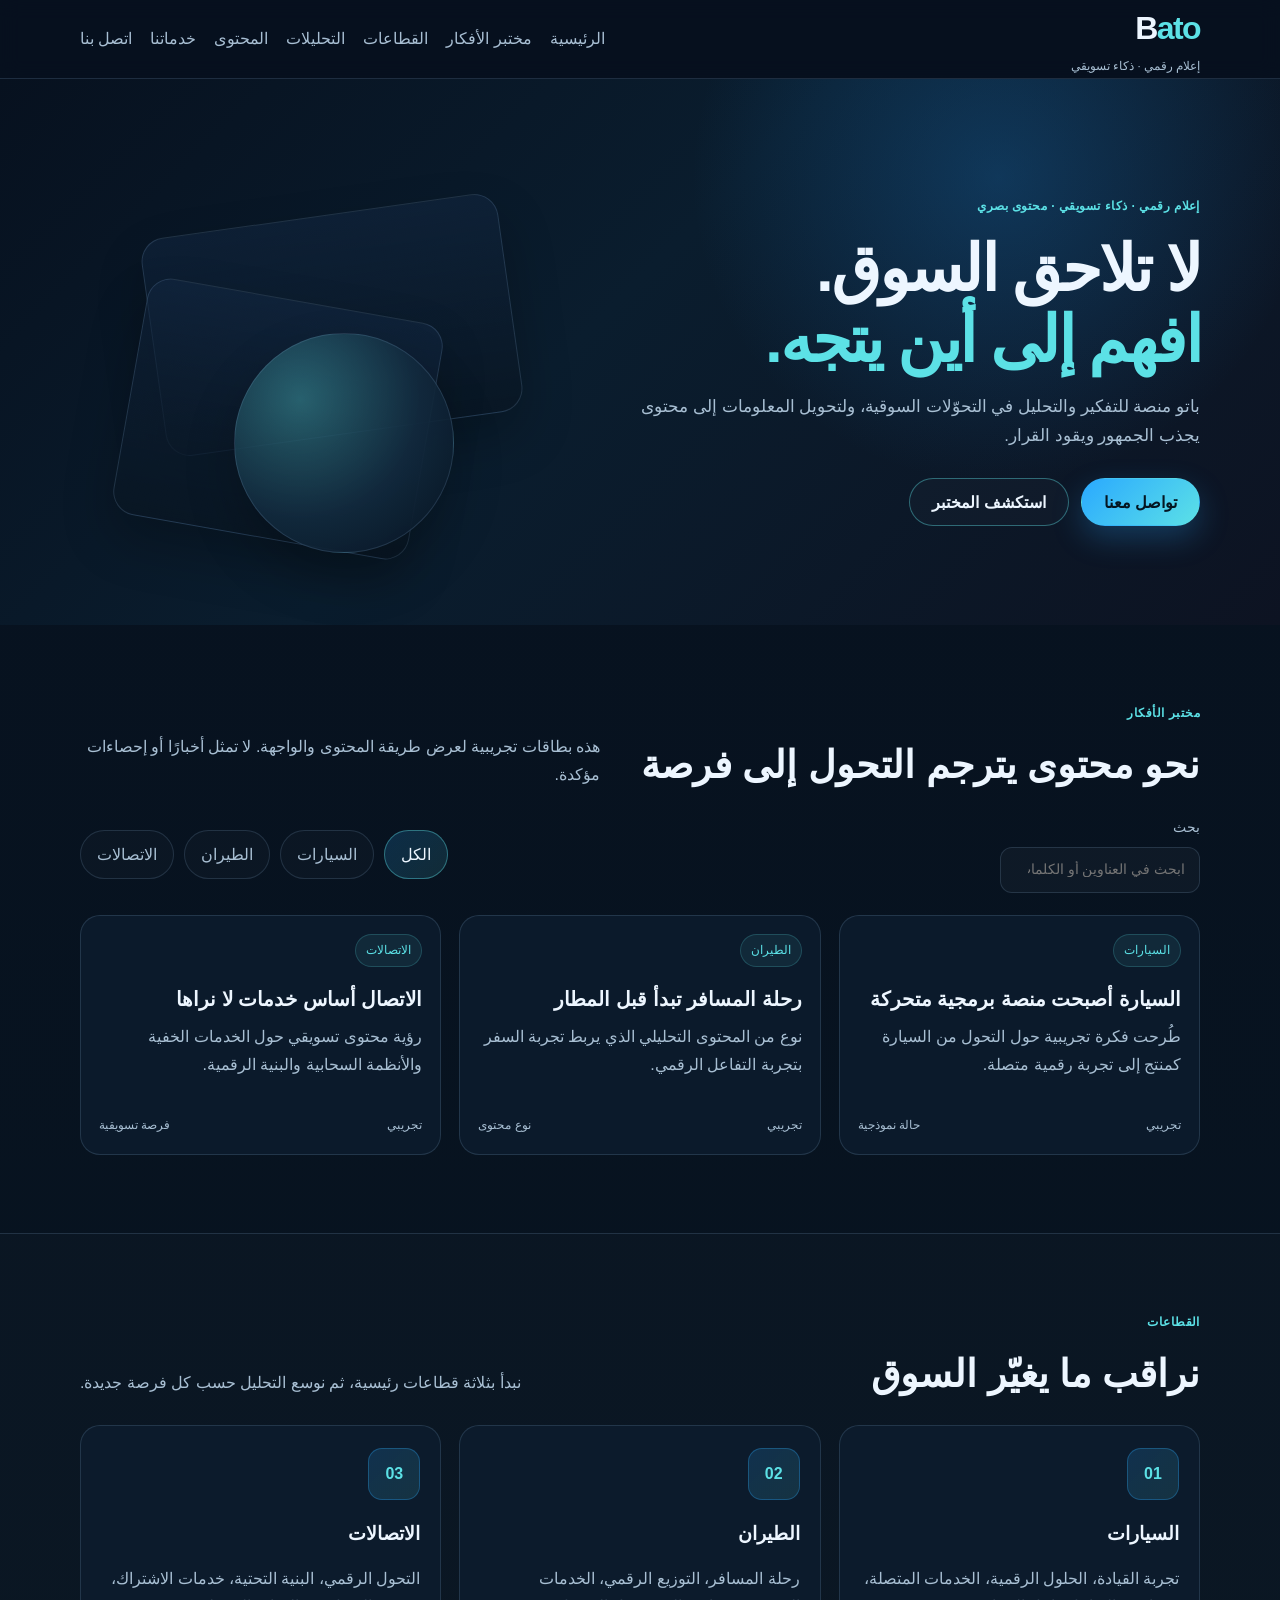
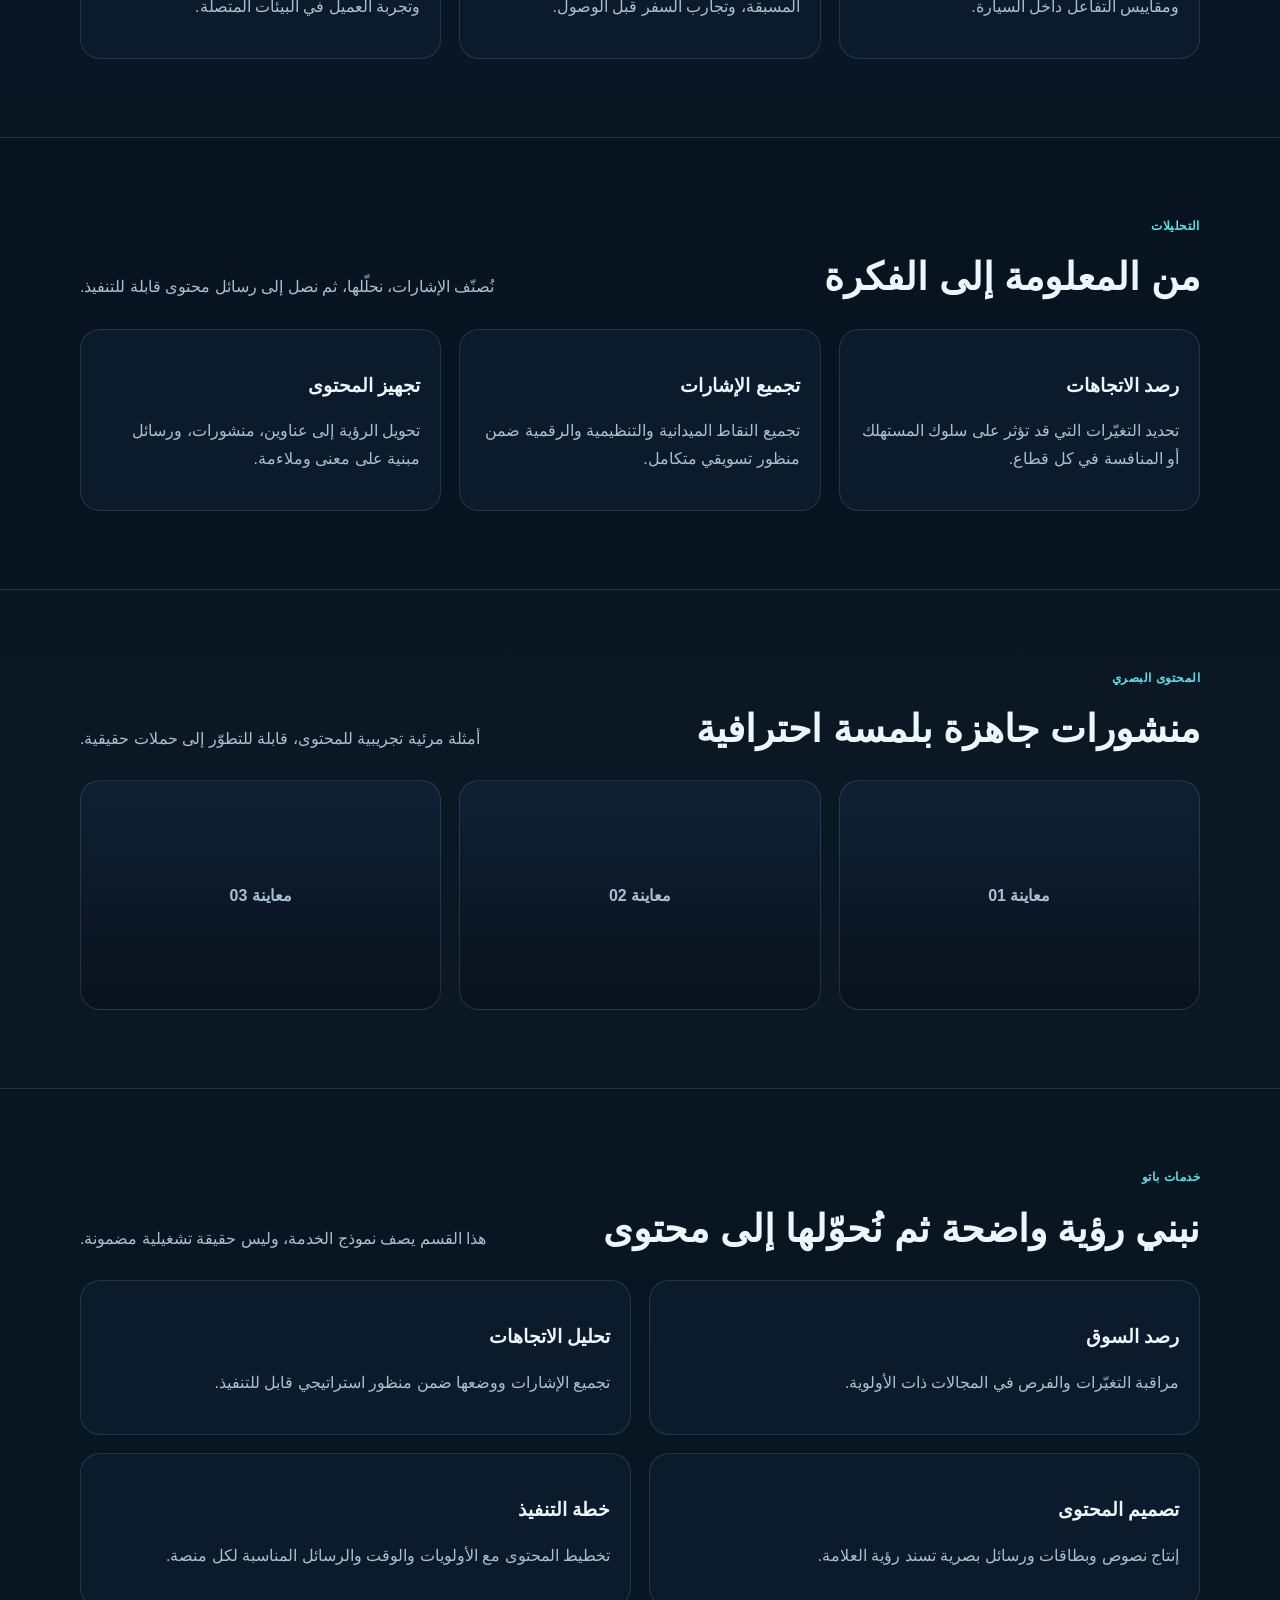
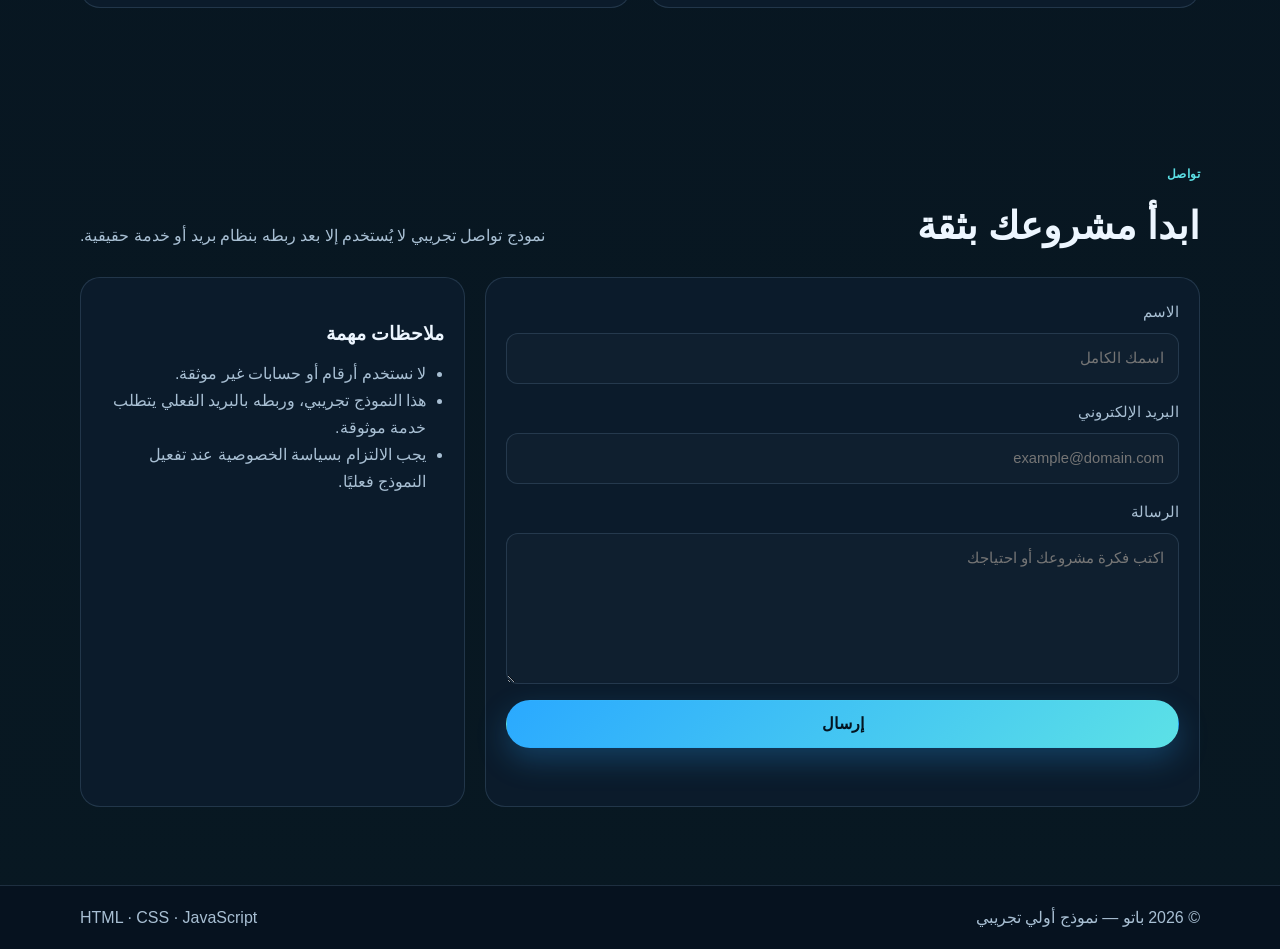
<file: index.html>
<!doctype html>
<html lang="ar" dir="rtl">
  <head>
    <meta charset="utf-8">
    <meta name="viewport" content="width=device-width, initial-scale=1">
    <meta name="description" content="باتو — إعلام رقمي وذكاء تسويقي" />
    <title>باتو | لا تلاحق السوق. افهم إلى أين يتجه.</title>
    <link rel="stylesheet" href="styles.css">
  </head>
  <body>
    <header class="site-header">
      <div class="wrap header-row">
        <a href="#home" class="brand" aria-label="الصفحة الرئيسية">
          <span class="brand-main">B<span>ato</span></span>
          <span class="brand-sub">إعلام رقمي · ذكاء تسويقي</span>
        </a>

        <button id="menu-toggle" class="menu-toggle" aria-expanded="false" aria-controls="nav" type="button">
          ☰
        </button>

        <nav id="nav" class="nav" aria-label="قائمة الموقع">
          <a href="#home">الرئيسية</a>
          <a href="#news">مختبر الأفكار</a>
          <a href="#sectors">القطاعات</a>
          <a href="#analysis">التحليلات</a>
          <a href="#media">المحتوى</a>
          <a href="#services">خدماتنا</a>
          <a href="#contact">اتصل بنا</a>
        </nav>
      </div>
    </header>

    <main id="home">
      <section class="hero">
        <div class="wrap hero-grid">
          <div class="hero-copy">
            <p class="eyebrow">إعلام رقمي · ذكاء تسويقي · محتوى بصري</p>
            <h1>لا تلاحق السوق.<br><span>افهم إلى أين يتجه.</span></h1>
            <p class="lead">
              باتو منصة للتفكير والتحليل في التحوّلات السوقية، ولتحويل المعلومات إلى محتوى يجذب الجمهور ويقود القرار.
            </p>
            <div class="hero-actions">
              <a href="#contact" class="btn btn-primary">تواصل معنا</a>
              <a href="#news" class="btn btn-secondary">استكشف المختبر</a>
            </div>
          </div>

          <div class="hero-visual" aria-label="تمثيل بصري للمنصة">
            <div class="visual-card visual-one"></div>
            <div class="visual-card visual-two"></div>
            <div class="visual-card visual-three"></div>
          </div>
        </div>
      </section>

      <section id="news" class="section">
        <div class="wrap">
          <div class="section-head">
            <div>
              <p class="section-kicker">مختبر الأفكار</p>
              <h2>نحو محتوى يترجم التحول إلى فرصة</h2>
            </div>
            <p class="section-copy">هذه بطاقات تجريبية لعرض طريقة المحتوى والواجهة. لا تمثل أخبارًا أو إحصاءات مؤكدة.</p>
          </div>

          <div class="toolbar">
            <label class="search-box" aria-label="بحث في المحتوى">
              <span>بحث</span>
              <input id="search" type="search" placeholder="ابحث في العناوين أو الكلمات">
            </label>

            <div class="filter-group" aria-label="مرشحات القطاعات">
              <button class="filter active" type="button" data-filter="الكل">الكل</button>
              <button class="filter" type="button" data-filter="السيارات">السيارات</button>
              <button class="filter" type="button" data-filter="الطيران">الطيران</button>
              <button class="filter" type="button" data-filter="الاتصالات">الاتصالات</button>
            </div>
          </div>

          <div class="story-grid" id="storyGrid">
            <article class="story" data-category="السيارات" data-title="السيارة أصبحت منصة برمجية متحركة">
              <span class="tag">السيارات</span>
              <h3>السيارة أصبحت منصة برمجية متحركة</h3>
              <p>طُرحت فكرة تجريبية حول التحول من السيارة كمنتج إلى تجربة رقمية متصلة.</p>
              <div class="story-meta"><span>تجريبي</span><span>حالة نموذجية</span></div>
            </article>

            <article class="story" data-category="الطيران" data-title="رحلة المسافر تبدأ قبل المطار">
              <span class="tag">الطيران</span>
              <h3>رحلة المسافر تبدأ قبل المطار</h3>
              <p>نوع من المحتوى التحليلي الذي يربط تجربة السفر بتجربة التفاعل الرقمي.</p>
              <div class="story-meta"><span>تجريبي</span><span>نوع محتوى</span></div>
            </article>

            <article class="story" data-category="الاتصالات" data-title="الاتصال أساس خدمات لا نراها">
              <span class="tag">الاتصالات</span>
              <h3>الاتصال أساس خدمات لا نراها</h3>
              <p>رؤية محتوى تسويقي حول الخدمات الخفية والأنظمة السحابية والبنية الرقمية.</p>
              <div class="story-meta"><span>تجريبي</span><span>فرصة تسويقية</span></div>
            </article>
          </div>
        </div>
      </section>

      <section id="sectors" class="section alt-section">
        <div class="wrap">
          <div class="section-head">
            <div>
              <p class="section-kicker">القطاعات</p>
              <h2>نراقب ما يغيّر السوق</h2>
            </div>
            <p class="section-copy">نبدأ بثلاثة قطاعات رئيسية، ثم نوسع التحليل حسب كل فرصة جديدة.</p>
          </div>

          <div class="sector-grid">
            <article class="sector-card">
              <div class="icon">01</div>
              <h3>السيارات</h3>
              <p>تجربة القيادة، الحلول الرقمية، الخدمات المتصلة، ومقاييس التفاعل داخل السيارة.</p>
            </article>

            <article class="sector-card">
              <div class="icon">02</div>
              <h3>الطيران</h3>
              <p>رحلة المسافر، التوزيع الرقمي، الخدمات المسبقة، وتجارب السفر قبل الوصول.</p>
            </article>

            <article class="sector-card">
              <div class="icon">03</div>
              <h3>الاتصالات</h3>
              <p>التحول الرقمي، البنية التحتية، خدمات الاشتراك، وتجربة العميل في البيئات المتصلة.</p>
            </article>
          </div>
        </div>
      </section>

      <section id="analysis" class="section">
        <div class="wrap">
          <div class="section-head">
            <div>
              <p class="section-kicker">التحليلات</p>
              <h2>من المعلومة إلى الفكرة</h2>
            </div>
            <p class="section-copy">نُصنّف الإشارات، نحلّلها، ثم نصل إلى رسائل محتوى قابلة للتنفيذ.</p>
          </div>

          <div class="analysis-grid">
            <div class="analysis-box">
              <h3>رصد الاتجاهات</h3>
              <p>تحديد التغيّرات التي قد تؤثر على سلوك المستهلك أو المنافسة في كل قطاع.</p>
            </div>
            <div class="analysis-box">
              <h3>تجميع الإشارات</h3>
              <p>تجميع النقاط الميدانية والتنظيمية والرقمية ضمن منظور تسويقي متكامل.</p>
            </div>
            <div class="analysis-box">
              <h3>تجهيز المحتوى</h3>
              <p>تحويل الرؤية إلى عناوين، منشورات، ورسائل مبنية على معنى وملاءمة.</p>
            </div>
          </div>
        </div>
      </section>

      <section id="media" class="section alt-section">
        <div class="wrap">
          <div class="section-head">
            <div>
              <p class="section-kicker">المحتوى البصري</p>
              <h2>منشورات جاهزة بلمسة احترافية</h2>
            </div>
            <p class="section-copy">أمثلة مرئية تجريبية للمحتوى، قابلة للتطوّر إلى حملات حقيقية.</p>
          </div>

          <div class="media-grid">
            <div class="media-card"><span>معاينة 01</span></div>
            <div class="media-card"><span>معاينة 02</span></div>
            <div class="media-card"><span>معاينة 03</span></div>
          </div>
        </div>
      </section>

      <section id="services" class="section">
        <div class="wrap">
          <div class="section-head">
            <div>
              <p class="section-kicker">خدمات باتو</p>
              <h2>نبني رؤية واضحة ثم نُحوّلها إلى محتوى</h2>
            </div>
            <p class="section-copy">هذا القسم يصف نموذج الخدمة، وليس حقيقة تشغيلية مضمونة.</p>
          </div>

          <div class="service-list">
            <div class="service-item">
              <h3>رصد السوق</h3>
              <p>مراقبة التغيّرات والفرص في المجالات ذات الأولوية.</p>
            </div>
            <div class="service-item">
              <h3>تحليل الاتجاهات</h3>
              <p>تجميع الإشارات ووضعها ضمن منظور استراتيجي قابل للتنفيذ.</p>
            </div>
            <div class="service-item">
              <h3>تصميم المحتوى</h3>
              <p>إنتاج نصوص وبطاقات ورسائل بصرية تسند رؤية العلامة.</p>
            </div>
            <div class="service-item">
              <h3>خطة التنفيذ</h3>
              <p>تخطيط المحتوى مع الأولويات والوقت والرسائل المناسبة لكل منصة.</p>
            </div>
          </div>
        </div>
      </section>

      <section id="contact" class="section contact-section">
        <div class="wrap">
          <div class="section-head">
            <div>
              <p class="section-kicker">تواصل</p>
              <h2>ابدأ مشروعك بثقة</h2>
            </div>
            <p class="section-copy">نموذج تواصل تجريبي لا يُستخدم إلا بعد ربطه بنظام بريد أو خدمة حقيقية.</p>
          </div>

          <div class="contact-grid">
            <form id="contactForm" class="contact-form" novalidate>
              <label>
                الاسم
                <input type="text" name="name" placeholder="اسمك الكامل" required>
              </label>
              <label>
                البريد الإلكتروني
                <input type="email" name="email" placeholder="example@domain.com" required>
              </label>
              <label>
                الرسالة
                <textarea name="message" rows="5" placeholder="اكتب فكرة مشروعك أو احتياجك"></textarea>
              </label>
              <button type="submit" class="btn btn-primary">إرسال</button>
              <p id="formStatus" class="form-status" aria-live="polite"></p>
            </form>

            <div class="contact-note">
              <h3>ملاحظات مهمة</h3>
              <ul>
                <li>لا نستخدم أرقام أو حسابات غير موثقة.</li>
                <li>هذا النموذج تجريبي، وربطه بالبريد الفعلي يتطلب خدمة موثوقة.</li>
                <li>يجب الالتزام بسياسة الخصوصية عند تفعيل النموذج فعليًا.</li>
              </ul>
            </div>
          </div>
        </div>
      </section>
    </main>

    <footer class="site-footer">
      <div class="wrap footer-row">
        <span>© <span id="year"></span> باتو — نموذج أولي تجريبي</span>
        <span>HTML · CSS · JavaScript</span>
      </div>
    </footer>

    <script src="script.js"></script>
  </body>
</html>
</file>
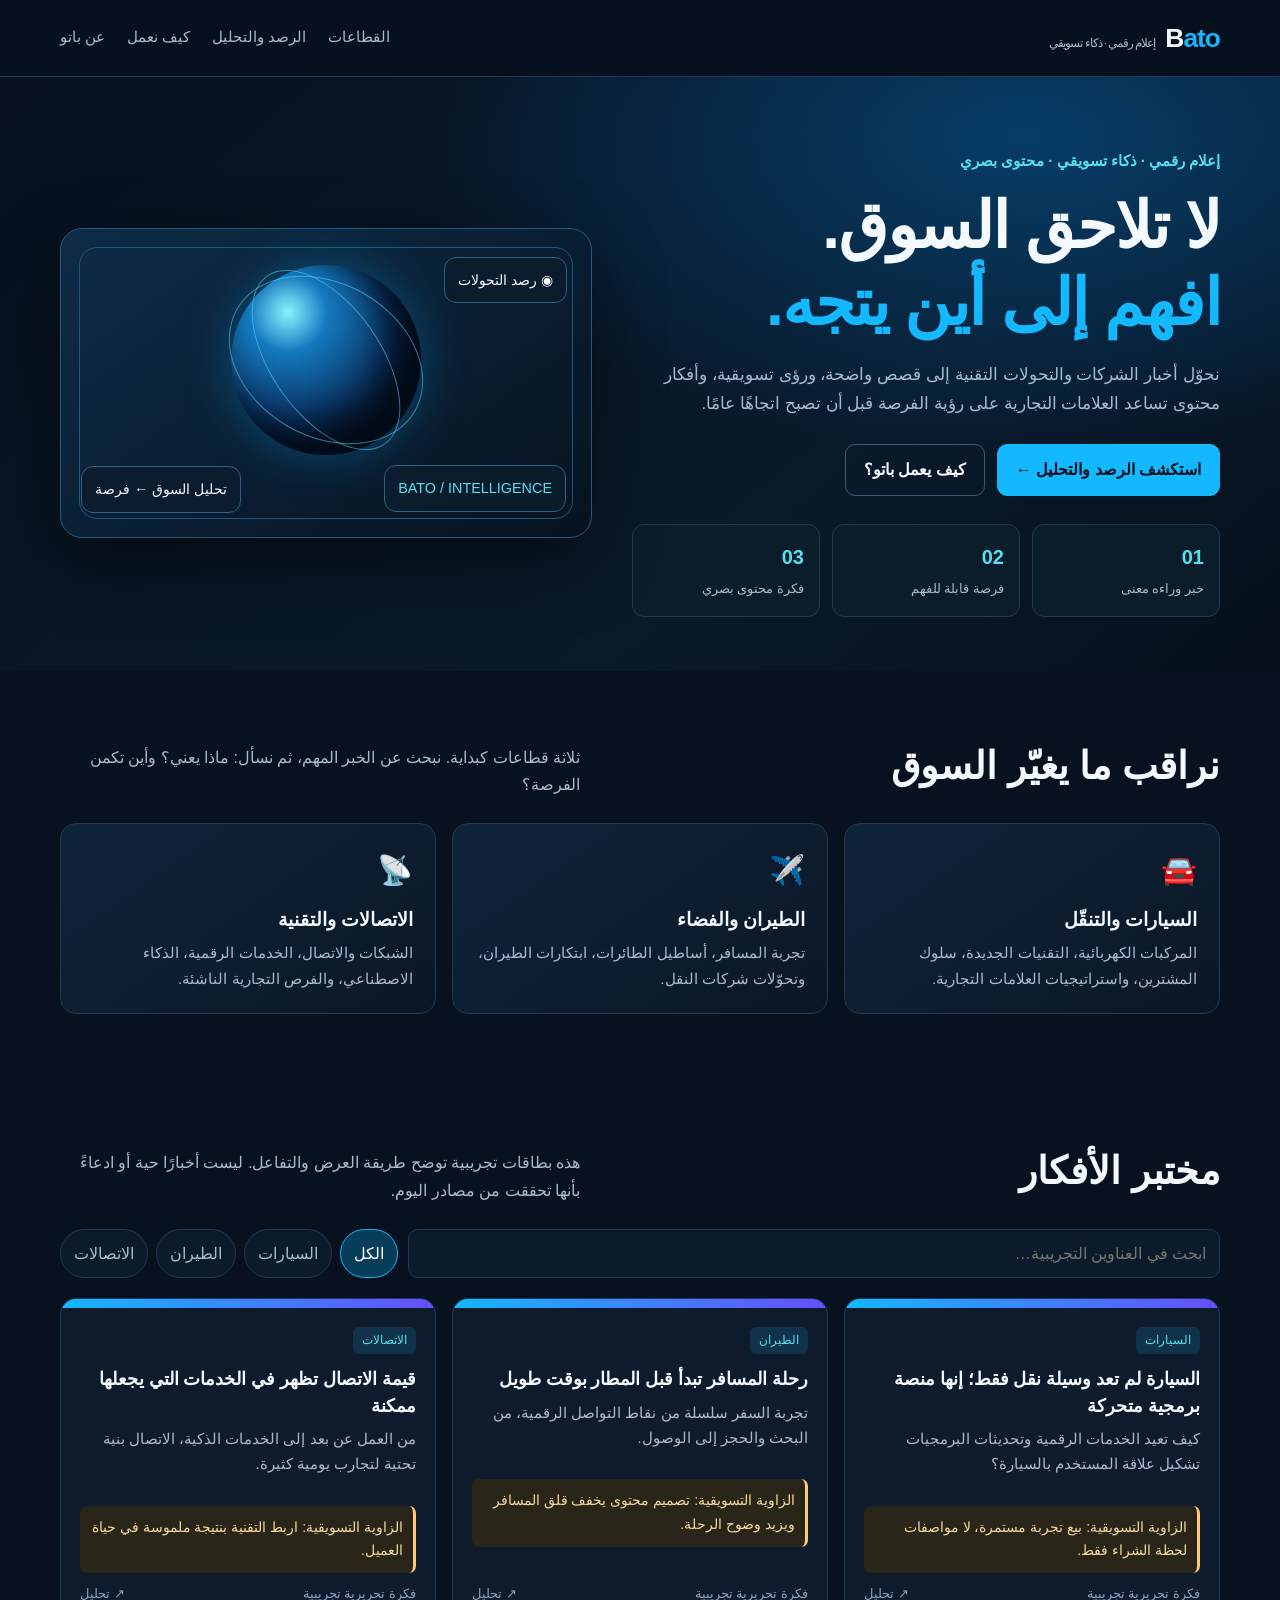
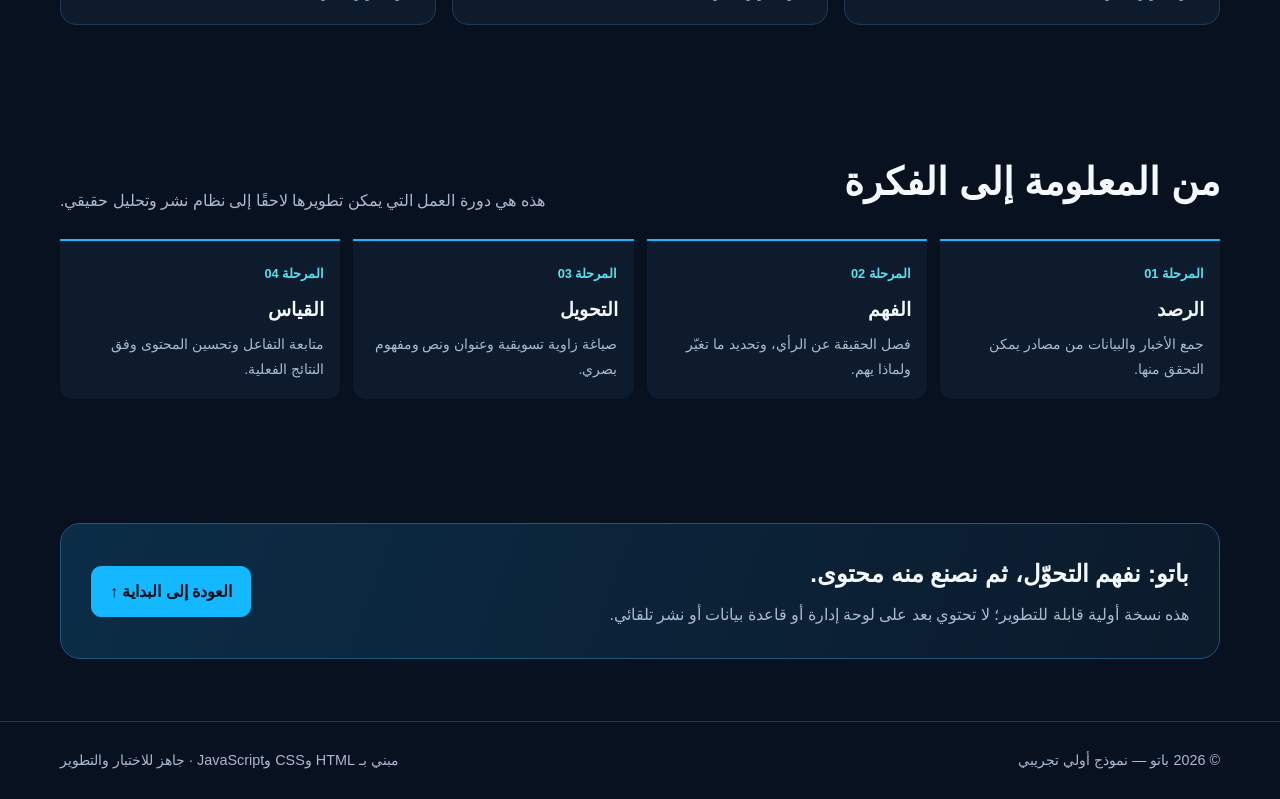
<file: index-1.html>
<!doctype html>
<html lang="ar" dir="rtl">
<head>
<meta charset="utf-8">
<meta name="viewport" content="width=device-width,initial-scale=1">
<meta name="description" content="باتو — إعلام رقمي، ذكاء تسويقي، محتوى بصري">
<title>باتو | إعلام رقمي وذكاء تسويقي</title>
<style>
:root{--bg:#07111f;--panel:#0d1b2d;--panel2:#10243a;--ink:#f4f8ff;--muted:#a8bad0;--blue:#13b8ff;--cyan:#56e0ee;--line:#203a55;--gold:#ffca75}
*{box-sizing:border-box}html{scroll-behavior:smooth}body{margin:0;background:var(--bg);color:var(--ink);font-family:Tahoma,Arial,sans-serif;line-height:1.7}a{color:inherit;text-decoration:none}button,input{font:inherit}.wrap{width:min(1160px,92%);margin:auto}
header{position:sticky;top:0;z-index:5;background:#07111feF;border-bottom:1px solid var(--line);backdrop-filter:blur(12px)}.nav{height:76px;display:flex;align-items:center;justify-content:space-between;gap:20px}.brand{font-size:1.65rem;font-weight:900;letter-spacing:-1px}.brand b{color:var(--blue)}.navlinks{display:flex;gap:22px;color:var(--muted);font-size:.93rem}.navlinks a:hover{color:var(--cyan)}.menu{display:none;background:transparent;border:1px solid var(--line);color:white;border-radius:10px;padding:7px 11px}
.hero{padding:72px 0 54px;background:radial-gradient(ellipse at 80% 10%,#073d68 0,transparent 42%),linear-gradient(140deg,#07111f,#091a2b 65%,#06101c);overflow:hidden}.hero-grid{display:grid;grid-template-columns:1.05fr .95fr;align-items:center;gap:40px}.eyebrow{color:var(--cyan);font-weight:bold;font-size:.92rem}.hero h1{font-size:clamp(2.25rem,5vw,4.3rem);line-height:1.2;margin:14px 0 18px;letter-spacing:-1.5px}.hero h1 span{color:var(--blue)}.hero p{color:var(--muted);font-size:1.08rem;max-width:610px}.actions{display:flex;gap:12px;flex-wrap:wrap;margin-top:26px}.btn{border:1px solid var(--blue);background:var(--blue);color:#03101d;padding:11px 18px;border-radius:10px;font-weight:bold;cursor:pointer}.btn.secondary{background:transparent;color:var(--ink);border-color:#3c5a78}.hero-art{min-height:310px;position:relative;border:1px solid #235a80;border-radius:22px;background:linear-gradient(145deg,#0e2c47,#07121f);padding:24px;box-shadow:0 25px 70px #0007}.orbit{position:absolute;inset:18px;border:1px solid #1b5a7c;border-radius:18px}.globe{position:relative;margin:12px auto;width:190px;height:190px;border-radius:50%;background:radial-gradient(circle at 30% 25%,#8cf2ff,#147ac0 20%,#092f5c 55%,#061324 72%);box-shadow:0 0 50px #08aaff55,inset -25px -20px 35px #020b18}.globe:before,.globe:after{content:"";position:absolute;inset:18px -8px;border:1px solid #58d9ff88;border-radius:50%;transform:rotate(30deg)}.globe:after{inset:-8px 40px;transform:rotate(-35deg)}.art-label{position:absolute;background:#0a1c2deF;border:1px solid #2b6383;border-radius:12px;padding:10px 13px;font-size:.9rem}.art-label.one{top:28px;right:24px}.art-label.two{bottom:24px;left:20px}.art-label.three{bottom:25px;right:25px;color:var(--cyan)}
.stats{display:grid;grid-template-columns:repeat(3,1fr);gap:12px;margin-top:28px}.stat{padding:15px;background:#0b1c2b;border:1px solid var(--line);border-radius:12px}.stat strong{display:block;color:var(--cyan);font-size:1.25rem}.stat small{color:var(--muted)}
section{padding:62px 0}.section-head{display:flex;align-items:end;justify-content:space-between;gap:20px;margin-bottom:25px}.section-head h2{font-size:clamp(1.6rem,3vw,2.4rem);margin:0}.section-head p{margin:0;color:var(--muted);max-width:520px}.categories{display:grid;grid-template-columns:repeat(3,1fr);gap:16px}.category{padding:22px;border-radius:16px;border:1px solid var(--line);background:linear-gradient(145deg,#10243a,#0a1726);transition:.2s}.category:hover{transform:translateY(-4px);border-color:#2186b6}.emoji{font-size:1.8rem}.category h3{margin:9px 0 4px}.category p{margin:0;color:var(--muted);font-size:.95rem}.news-tools{display:flex;gap:10px;flex-wrap:wrap;margin-bottom:20px}.news-tools input{flex:1;min-width:190px;background:#0b1b2b;color:white;border:1px solid var(--line);border-radius:10px;padding:10px 13px}.filters{display:flex;gap:8px;flex-wrap:wrap}.filter{background:#0b1b2b;border:1px solid var(--line);color:var(--muted);padding:8px 13px;border-radius:999px;cursor:pointer}.filter.active,.filter:hover{background:#073c5a;color:#fff;border-color:var(--blue)}.news{display:grid;grid-template-columns:repeat(3,1fr);gap:16px}.story{border:1px solid var(--line);border-radius:16px;overflow:hidden;background:var(--panel);display:flex;flex-direction:column}.story-top{height:9px;background:linear-gradient(90deg,var(--blue),#674eff)}.story-body{padding:19px;display:flex;flex-direction:column;flex:1}.tag{align-self:flex-start;color:var(--cyan);background:#10334b;padding:3px 9px;border-radius:6px;font-size:.78rem}.story h3{font-size:1.1rem;line-height:1.5;margin:12px 0 8px}.story p{color:var(--muted);font-size:.93rem;margin:0 0 16px}.story-foot{display:flex;justify-content:space-between;align-items:center;margin-top:auto;padding-top:10px;color:#88a2bd;font-size:.8rem}.opportunity{margin-top:12px;padding:10px;border-right:3px solid var(--gold);background:#2a2519;color:#f8d99e;border-radius:7px;font-size:.88rem}.empty{color:var(--muted);grid-column:1/-1;padding:24px;text-align:center;border:1px dashed var(--line);border-radius:12px}
.process{display:grid;grid-template-columns:repeat(4,1fr);gap:13px}.step{border-top:2px solid var(--blue);padding:18px 16px;background:var(--panel);border-radius:0 0 13px 13px}.step span{color:var(--cyan);font-size:.8rem;font-weight:bold}.step h3{margin:7px 0}.step p{color:var(--muted);font-size:.9rem;margin:0}
.cta{background:linear-gradient(110deg,#0b2d47,#0b1a2b);border:1px solid #1e5878;border-radius:20px;padding:30px;display:flex;justify-content:space-between;align-items:center;gap:22px}.cta h2{margin:0 0 6px}.cta p{margin:0;color:var(--muted)}footer{padding:26px 0;border-top:1px solid var(--line);color:var(--muted);font-size:.9rem}.footer-row{display:flex;justify-content:space-between;gap:15px;flex-wrap:wrap}
@media(max-width:800px){.hero-grid{grid-template-columns:1fr}.hero{padding-top:45px}.hero-art{min-height:280px}.categories,.news{grid-template-columns:repeat(2,1fr)}.process{grid-template-columns:repeat(2,1fr)}.navlinks{display:none;position:absolute;top:75px;right:4%;left:4%;background:#0b1b2b;border:1px solid var(--line);padding:18px;border-radius:12px;flex-direction:column}.navlinks.open{display:flex}.menu{display:block}.section-head{align-items:start;flex-direction:column}.cta{align-items:start;flex-direction:column}}
@media(max-width:520px){.categories,.news,.process{grid-template-columns:1fr}.stats{grid-template-columns:1fr}.hero h1{font-size:2.4rem}.hero-art{min-height:260px;padding:12px}.globe{width:155px;height:155px}.art-label{font-size:.78rem}.cta{padding:23px}}
</style>
</head>
<body>
<header><div class="wrap nav"><a class="brand" href="#home">B<b>ato</b><span style="font-size:.72rem;color:#a8bad0;font-weight:400;margin-right:10px">إعلام رقمي · ذكاء تسويقي</span></a><nav class="navlinks" id="navlinks"><a href="#sectors">القطاعات</a><a href="#news">الرصد والتحليل</a><a href="#method">كيف نعمل</a><a href="#about">عن باتو</a></nav><button class="menu" id="menu" aria-label="فتح القائمة">☰</button></div></header>
<main id="home">
<section class="hero"><div class="wrap hero-grid"><div><div class="eyebrow">إعلام رقمي · ذكاء تسويقي · محتوى بصري</div><h1>لا تلاحق السوق.<br><span>افهم إلى أين يتجه.</span></h1><p>نحوّل أخبار الشركات والتحولات التقنية إلى قصص واضحة، ورؤى تسويقية، وأفكار محتوى تساعد العلامات التجارية على رؤية الفرصة قبل أن تصبح اتجاهًا عامًا.</p><div class="actions"><a class="btn" href="#news">استكشف الرصد والتحليل ←</a><a class="btn secondary" href="#method">كيف يعمل باتو؟</a></div><div class="stats"><div class="stat"><strong>01</strong><small>خبر وراءه معنى</small></div><div class="stat"><strong>02</strong><small>فرصة قابلة للفهم</small></div><div class="stat"><strong>03</strong><small>فكرة محتوى بصري</small></div></div></div><div class="hero-art" aria-label="رسم بصري يرمز إلى شبكة المعلومات"><div class="orbit"></div><div class="art-label one">◉ رصد التحولات</div><div class="globe"></div><div class="art-label two">تحليل السوق ← فرصة</div><div class="art-label three">BATO / INTELLIGENCE</div></div></div></section>
<section id="sectors"><div class="wrap"><div class="section-head"><h2>نراقب ما يغيّر السوق</h2><p>ثلاثة قطاعات كبداية. نبحث عن الخبر المهم، ثم نسأل: ماذا يعني؟ وأين تكمن الفرصة؟</p></div><div class="categories"><article class="category"><div class="emoji">🚘</div><h3>السيارات والتنقّل</h3><p>المركبات الكهربائية، التقنيات الجديدة، سلوك المشترين، واستراتيجيات العلامات التجارية.</p></article><article class="category"><div class="emoji">✈️</div><h3>الطيران والفضاء</h3><p>تجربة المسافر، أساطيل الطائرات، ابتكارات الطيران، وتحوّلات شركات النقل.</p></article><article class="category"><div class="emoji">📡</div><h3>الاتصالات والتقنية</h3><p>الشبكات والاتصال، الخدمات الرقمية، الذكاء الاصطناعي، والفرص التجارية الناشئة.</p></article></div></div></section>
<section id="news"><div class="wrap"><div class="section-head"><h2>مختبر الأفكار</h2><p>هذه بطاقات تجريبية توضح طريقة العرض والتفاعل. ليست أخبارًا حية أو ادعاءً بأنها تحققت من مصادر اليوم.</p></div><div class="news-tools"><input id="search" type="search" placeholder="ابحث في العناوين التجريبية…" aria-label="البحث في العناوين"><div class="filters" id="filters"><button class="filter active" data-filter="الكل">الكل</button><button class="filter" data-filter="السيارات">السيارات</button><button class="filter" data-filter="الطيران">الطيران</button><button class="filter" data-filter="الاتصالات">الاتصالات</button></div></div><div class="news" id="newsgrid">
<article class="story" data-category="السيارات" data-title="السيارة أصبحت منصة برمجية متحركة"><div class="story-top"></div><div class="story-body"><span class="tag">السيارات</span><h3>السيارة لم تعد وسيلة نقل فقط؛ إنها منصة برمجية متحركة</h3><p>كيف تعيد الخدمات الرقمية وتحديثات البرمجيات تشكيل علاقة المستخدم بالسيارة؟</p><div class="opportunity">الزاوية التسويقية: بيع تجربة مستمرة، لا مواصفات لحظة الشراء فقط.</div><div class="story-foot"><span>فكرة تحريرية تجريبية</span><span>↗ تحليل</span></div></div></article>
<article class="story" data-category="الطيران" data-title="رحلة المسافر تبدأ قبل المطار"><div class="story-top"></div><div class="story-body"><span class="tag">الطيران</span><h3>رحلة المسافر تبدأ قبل المطار بوقت طويل</h3><p>تجربة السفر سلسلة من نقاط التواصل الرقمية، من البحث والحجز إلى الوصول.</p><div class="opportunity">الزاوية التسويقية: تصميم محتوى يخفف قلق المسافر ويزيد وضوح الرحلة.</div><div class="story-foot"><span>فكرة تحريرية تجريبية</span><span>↗ تحليل</span></div></div></article>
<article class="story" data-category="الاتصالات" data-title="الاتصال أساس خدمات لا نراها"><div class="story-top"></div><div class="story-body"><span class="tag">الاتصالات</span><h3>قيمة الاتصال تظهر في الخدمات التي يجعلها ممكنة</h3><p>من العمل عن بعد إلى الخدمات الذكية، الاتصال بنية تحتية لتجارب يومية كثيرة.</p><div class="opportunity">الزاوية التسويقية: اربط التقنية بنتيجة ملموسة في حياة العميل.</div><div class="story-foot"><span>فكرة تحريرية تجريبية</span><span>↗ تحليل</span></div></div></article>
</div></div></section>
<section id="method"><div class="wrap"><div class="section-head"><h2>من المعلومة إلى الفكرة</h2><p>هذه هي دورة العمل التي يمكن تطويرها لاحقًا إلى نظام نشر وتحليل حقيقي.</p></div><div class="process"><article class="step"><span>المرحلة 01</span><h3>الرصد</h3><p>جمع الأخبار والبيانات من مصادر يمكن التحقق منها.</p></article><article class="step"><span>المرحلة 02</span><h3>الفهم</h3><p>فصل الحقيقة عن الرأي، وتحديد ما تغيّر ولماذا يهم.</p></article><article class="step"><span>المرحلة 03</span><h3>التحويل</h3><p>صياغة زاوية تسويقية وعنوان ونص ومفهوم بصري.</p></article><article class="step"><span>المرحلة 04</span><h3>القياس</h3><p>متابعة التفاعل وتحسين المحتوى وفق النتائج الفعلية.</p></article></div></div></section>
<section id="about"><div class="wrap"><div class="cta"><div><h2>باتو: نفهم التحوّل، ثم نصنع منه محتوى.</h2><p>هذه نسخة أولية قابلة للتطوير؛ لا تحتوي بعد على لوحة إدارة أو قاعدة بيانات أو نشر تلقائي.</p></div><a class="btn" href="#home">العودة إلى البداية ↑</a></div></div></section>
</main><footer><div class="wrap footer-row"><span>© <span id="year"></span> باتو — نموذج أولي تجريبي</span><span>مبني بـ HTML وCSS وJavaScript · جاهز للاختبار والتطوير</span></div></footer>
<script>
const menu=document.getElementById('menu'),nav=document.getElementById('navlinks');
menu.addEventListener('click',()=>nav.classList.toggle('open'));
nav.querySelectorAll('a').forEach(a=>a.addEventListener('click',()=>nav.classList.remove('open')));
let active='الكل';
const cards=[...document.querySelectorAll('.story')],search=document.getElementById('search');
function render(){const q=search.value.trim().toLowerCase();let count=0;cards.forEach(card=>{const matchCategory=active==='الكل'||card.dataset.category===active;const matchText=(card.dataset.title+' '+card.innerText).toLowerCase().includes(q);card.hidden=!(matchCategory&&matchText);if(!card.hidden)count++;});let empty=document.getElementById('empty');if(!count){if(!empty){empty=document.createElement('div');empty.id='empty';empty.className='empty';empty.textContent='لا توجد بطاقات مطابقة. جرّب كلمة أخرى.';document.getElementById('newsgrid').appendChild(empty)}}else if(empty)empty.remove();}
document.querySelectorAll('.filter').forEach(btn=>btn.addEventListener('click',()=>{active=btn.dataset.filter;document.querySelectorAll('.filter').forEach(b=>b.classList.toggle('active',b===btn));render()}));
search.addEventListener('input',render);document.getElementById('year').textContent=new Date().getFullYear();
</script></body></html>
</file>
<file: styles.css>
:root {
  --bg: #07111f;
  --bg-2: #0a1b2a;
  --panel: #0d1d2f;
  --panel-strong: #10263d;
  --ink: #edf6ff;
  --muted: #a8bfd3;
  --line: rgba(138, 178, 216, 0.18);
  --blue: #2aa9ff;
  --cyan: #5ce1e6;
  --gold: #ffca75;
  --shadow: rgba(0, 0, 0, 0.25);
}

* {
  box-sizing: border-box;
}

html {
  scroll-behavior: smooth;
}

body {
  margin: 0;
  background: linear-gradient(180deg, var(--bg) 0%, #081822 100%);
  color: var(--ink);
  font-family: Tahoma, Arial, sans-serif;
  line-height: 1.7;
}

a {
  color: inherit;
  text-decoration: none;
}

img {
  max-width: 100%;
  display: block;
}

button,
input,
textarea {
  font: inherit;
}

.wrap {
  width: min(1120px, calc(100% - 32px));
  margin: 0 auto;
}

.site-header {
  position: sticky;
  top: 0;
  z-index: 100;
  background: rgba(7, 17, 31, 0.82);
  backdrop-filter: blur(10px);
  border-bottom: 1px solid var(--line);
}

.header-row {
  display: flex;
  align-items: center;
  justify-content: space-between;
  min-height: 78px;
  gap: 20px;
}

.brand {
  display: flex;
  flex-direction: column;
  gap: 2px;
}

.brand-main {
  font-size: 2rem;
  font-weight: 800;
  letter-spacing: -0.05em;
}

.brand-main span {
  color: var(--cyan);
}

.brand-sub {
  font-size: 0.72rem;
  color: var(--muted);
}

.nav {
  display: flex;
  align-items: center;
  gap: 18px;
  flex-wrap: wrap;
}

.nav a {
  color: var(--muted);
  transition: color 0.2s ease;
}

.nav a:hover,
.nav a:focus-visible {
  color: var(--ink);
}

.menu-toggle {
  display: none;
  background: transparent;
  color: var(--ink);
  border: 1px solid var(--line);
  border-radius: 10px;
  padding: 10px 12px;
  font-size: 1.1rem;
}

.hero {
  position: relative;
  overflow: hidden;
  padding: 72px 0 54px;
  background:
    radial-gradient(circle at 78% 18%, rgba(25, 111, 180, 0.34), transparent 28%),
    linear-gradient(135deg, #07111f 0%, #0a1d2e 46%, #0d1322 100%);
}

.hero-grid {
  display: grid;
  grid-template-columns: 1.25fr 1fr;
  gap: 40px;
  align-items: center;
}

.hero-copy {
  max-width: 620px;
}

.eyebrow,
.section-kicker {
  margin: 0 0 18px;
  color: var(--cyan);
  font-weight: 700;
  letter-spacing: 0.04em;
  font-size: 0.76rem;
  text-transform: uppercase;
}

.hero-copy h1 {
  margin: 0;
  font-size: clamp(2.5rem, 5vw, 4.2rem);
  line-height: 1.1;
  letter-spacing: -0.04em;
}

.hero-copy h1 span {
  color: var(--cyan);
}

.lead {
  max-width: 560px;
  margin-top: 18px;
  color: var(--muted);
  font-size: 1.05rem;
}

.hero-actions {
  display: flex;
  flex-wrap: wrap;
  gap: 12px;
  margin-top: 28px;
}

.btn {
  display: inline-flex;
  align-items: center;
  justify-content: center;
  min-height: 48px;
  padding: 0 22px;
  border-radius: 999px;
  border: 1px solid transparent;
  font-weight: 700;
  transition: transform 0.2s ease, box-shadow 0.2s ease;
}

.btn:hover,
.btn:focus-visible {
  transform: translateY(-1px);
}

.btn-primary {
  background: linear-gradient(135deg, var(--blue), var(--cyan));
  color: #041521;
  box-shadow: 0 12px 30px rgba(42, 169, 255, 0.25);
}

.btn-secondary {
  border-color: rgba(92, 225, 230, 0.4);
  background: rgba(255, 255, 255, 0.02);
  color: var(--ink);
}

.hero-visual {
  position: relative;
  min-height: 420px;
  display: grid;
  place-items: center;
}

.visual-card {
  position: absolute;
  border: 1px solid var(--line);
  border-radius: 24px;
  background: linear-gradient(180deg, rgba(19, 40, 67, 0.5), rgba(9, 22, 35, 0.85));
  box-shadow: 0 24px 50px rgba(0, 0, 0, 0.22);
}

.visual-one {
  width: min(100%, 360px);
  height: 220px;
  right: 10%;
  top: 64px;
  transform: rotate(-8deg);
}

.visual-two {
  width: min(100%, 300px);
  height: 240px;
  left: 10%;
  bottom: 32px;
  transform: rotate(10deg);
}

.visual-three {
  width: min(100%, 220px);
  height: 220px;
  right: 22%;
  bottom: 18px;
  border-radius: 50%;
  background: radial-gradient(circle at 30% 30%, rgba(92, 225, 230, 0.35), rgba(18, 42, 62, 0.9) 55%, rgba(7, 17, 31, 0.94) 100%);
}

.section {
  padding: 78px 0;
}

.alt-section {
  background: rgba(255, 255, 255, 0.01);
  border-top: 1px solid var(--line);
  border-bottom: 1px solid var(--line);
}

.section-head {
  display: flex;
  justify-content: space-between;
  align-items: end;
  gap: 20px;
  margin-bottom: 28px;
}

.section-head h2 {
  margin: 0;
  font-size: clamp(1.8rem, 3vw, 2.7rem);
  line-height: 1.2;
}

.section-copy {
  margin: 0;
  max-width: 520px;
  color: var(--muted);
}

.toolbar {
  display: flex;
  flex-wrap: wrap;
  justify-content: space-between;
  align-items: center;
  gap: 16px;
  margin-bottom: 22px;
}

.search-box {
  display: flex;
  flex-direction: column;
  gap: 8px;
  color: var(--muted);
  font-size: 0.85rem;
}

.search-box input {
  min-width: min(100%, 320px);
  height: 46px;
  border: 1px solid var(--line);
  background: rgba(255, 255, 255, 0.03);
  color: var(--ink);
  border-radius: 12px;
  padding: 0 14px;
}

.filter-group {
  display: flex;
  flex-wrap: wrap;
  gap: 10px;
}

.filter {
  border: 1px solid var(--line);
  background: rgba(255, 255, 255, 0.02);
  color: var(--muted);
  padding: 10px 16px;
  border-radius: 999px;
  cursor: pointer;
}

.filter.active {
  background: linear-gradient(135deg, rgba(42, 169, 255, 0.18), rgba(92, 225, 230, 0.12));
  border-color: rgba(92, 225, 230, 0.4);
  color: var(--ink);
}

.story-grid,
.sector-grid,
.analysis-grid,
.media-grid,
.service-list {
  display: grid;
  gap: 18px;
}

.story-grid {
  grid-template-columns: repeat(3, minmax(0, 1fr));
}

.story {
  display: flex;
  flex-direction: column;
  background: rgba(13, 29, 47, 0.8);
  border: 1px solid var(--line);
  border-radius: 20px;
  padding: 18px;
  min-height: 240px;
}

.story[hidden] {
  display: none;
}

.tag {
  align-self: flex-start;
  display: inline-block;
  background: rgba(92, 225, 230, 0.08);
  color: var(--cyan);
  border: 1px solid rgba(92, 225, 230, 0.2);
  border-radius: 999px;
  padding: 6px 10px;
  font-size: 0.72rem;
}

.story h3 {
  margin: 18px 0 10px;
  font-size: 1.25rem;
  line-height: 1.4;
}

.story p {
  margin: 0;
  color: var(--muted);
  flex: 1;
}

.story-meta {
  display: flex;
  justify-content: space-between;
  gap: 12px;
  margin-top: 20px;
  color: var(--muted);
  font-size: 0.78rem;
}

.sector-grid {
  grid-template-columns: repeat(3, minmax(0, 1fr));
}

.sector-card,
.analysis-box,
.service-item,
.contact-note,
.contact-form {
  background: rgba(13, 29, 47, 0.8);
  border: 1px solid var(--line);
  border-radius: 20px;
  padding: 22px 20px;
}

.icon {
  display: inline-flex;
  align-items: center;
  justify-content: center;
  width: 52px;
  height: 52px;
  border-radius: 14px;
  background: linear-gradient(135deg, rgba(42, 169, 255, 0.16), rgba(92, 225, 230, 0.12));
  border: 1px solid rgba(42, 169, 255, 0.3);
  color: var(--cyan);
  font-weight: 800;
}

.sector-card h3,
.analysis-box h3,
.service-item h3,
.contact-note h3 {
  margin: 18px 0 10px;
}

.sector-card p,
.analysis-box p,
.service-item p,
.contact-note p,
.contact-note li {
  color: var(--muted);
}

.analysis-grid {
  grid-template-columns: repeat(3, minmax(0, 1fr));
}

.media-grid {
  grid-template-columns: repeat(3, minmax(0, 1fr));
}

.media-card {
  display: grid;
  place-items: center;
  min-height: 230px;
  border: 1px solid var(--line);
  border-radius: 20px;
  background: linear-gradient(180deg, rgba(17, 35, 56, 0.8), rgba(10, 18, 28, 0.9));
  color: var(--muted);
  font-weight: 700;
}

.service-list {
  grid-template-columns: repeat(2, minmax(0, 1fr));
}

.contact-grid {
  display: grid;
  grid-template-columns: 1.3fr 0.7fr;
  gap: 20px;
}

.contact-form {
  display: grid;
  gap: 16px;
}

.contact-form label {
  display: grid;
  gap: 8px;
  color: var(--muted);
  font-size: 0.92rem;
}

.contact-form input,
.contact-form textarea {
  width: 100%;
  border: 1px solid var(--line);
  border-radius: 12px;
  background: rgba(255, 255, 255, 0.02);
  color: var(--ink);
  padding: 12px 14px;
}

.contact-form textarea {
  resize: vertical;
  min-height: 120px;
}

.form-status {
  min-height: 20px;
  margin: 0;
  color: var(--gold);
}

.contact-note ul {
  margin: 0;
  padding-right: 18px;
}

.site-footer {
  border-top: 1px solid var(--line);
  background: rgba(7, 17, 31, 0.7);
}

.footer-row {
  display: flex;
  justify-content: space-between;
  gap: 12px;
  flex-wrap: wrap;
  padding: 18px 0;
  color: var(--muted);
}

@media (max-width: 860px) {
  .hero-grid,
  .story-grid,
  .sector-grid,
  .analysis-grid,
  .media-grid,
  .contact-grid,
  .service-list {
    grid-template-columns: 1fr;
  }

  .header-row {
    position: relative;
  }

  .menu-toggle {
    display: inline-flex;
    align-items: center;
    justify-content: center;
  }

  .nav {
    position: absolute;
    top: calc(100% + 8px);
    left: 0;
    right: 0;
    display: none;
    background: rgba(7, 17, 31, 0.94);
    border: 1px solid var(--line);
    border-radius: 16px;
    padding: 16px;
    flex-direction: column;
    align-items: flex-start;
  }

  .nav.open {
    display: flex;
  }

  .section-head {
    display: block;
  }

  .section-copy {
    margin-top: 12px;
  }
}

@media (max-width: 540px) {
  .hero {
    padding-top: 52px;
  }

  .brand-main {
    font-size: 1.7rem;
  }

  .hero-copy h1 {
    font-size: 2.4rem;
  }

  .hero-visual {
    min-height: 300px;
  }
}
</file>
